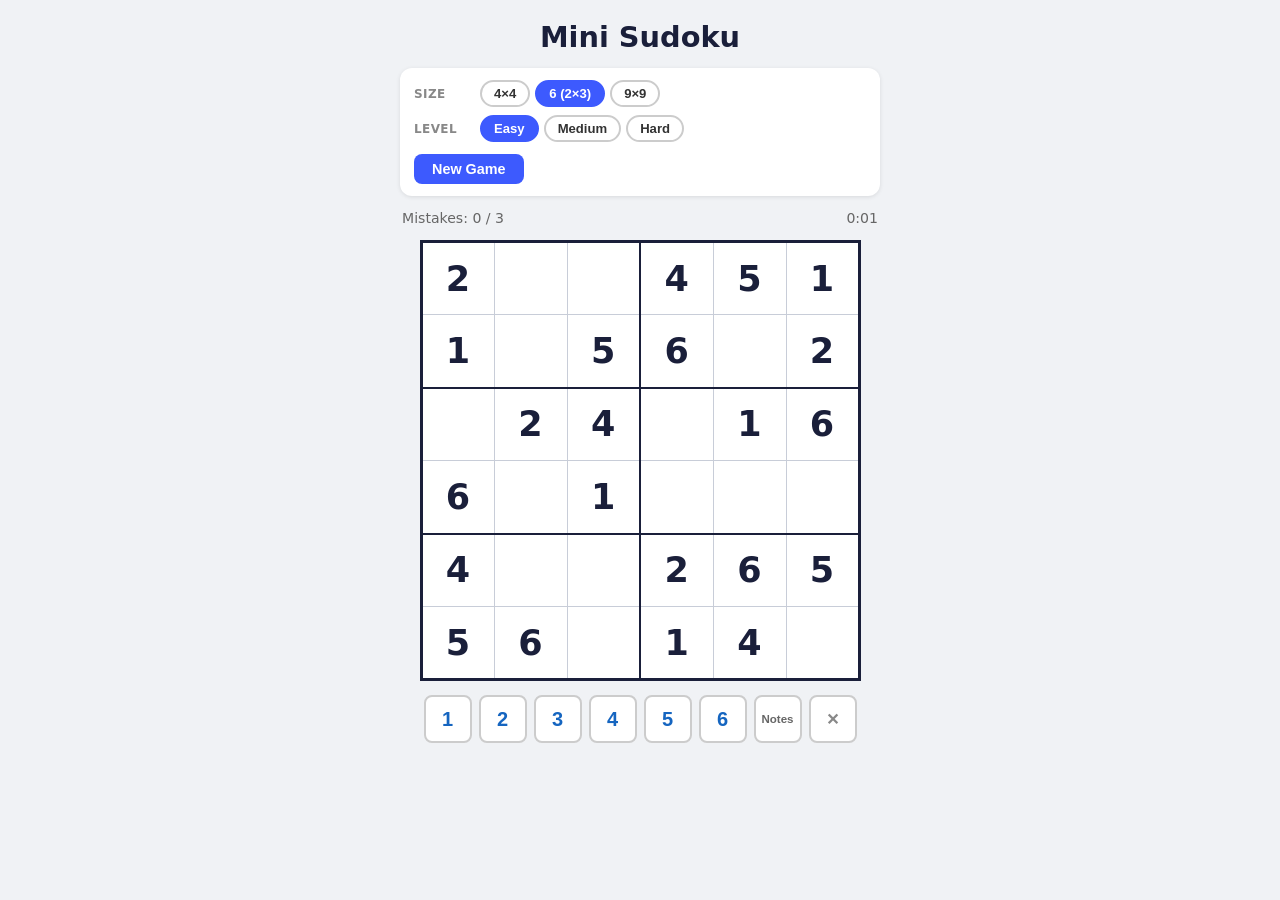
<file: puzzle-mini-sudoku/index.html>
<!DOCTYPE html>
<html lang="en">
<head>
  <meta charset="UTF-8">
  <meta name="viewport" content="width=device-width, initial-scale=1.0">
  <title>Mini Sudoku</title>
  <style>
    *, *::before, *::after { box-sizing: border-box; margin: 0; padding: 0; }

    body {
      font-family: 'Segoe UI', system-ui, sans-serif;
      background: #f0f2f5;
      color: #222;
      min-height: 100vh;
      display: flex;
      justify-content: center;
      padding: 20px 12px 40px;
    }

    #app {
      width: 100%;
      max-width: 480px;
      display: flex;
      flex-direction: column;
      align-items: center;
      gap: 14px;
    }

    h1 {
      font-size: 1.8rem;
      font-weight: 700;
      color: #1a1f3a;
    }

    /* ── Controls ── */
    #controls {
      width: 100%;
      background: #fff;
      border-radius: 12px;
      padding: 12px 14px;
      box-shadow: 0 1px 4px rgba(0,0,0,0.1);
      display: flex;
      flex-direction: column;
      gap: 8px;
    }

    .ctrl-row {
      display: flex;
      align-items: center;
      gap: 8px;
    }

    .ctrl-label {
      font-size: 0.75rem;
      font-weight: 700;
      color: #888;
      text-transform: uppercase;
      letter-spacing: 0.4px;
      width: 58px;
      flex-shrink: 0;
    }

    .pill-group { display: flex; gap: 5px; flex-wrap: wrap; }

    .pill {
      padding: 4px 12px;
      border: 2px solid #ccc;
      border-radius: 20px;
      background: transparent;
      color: #333;
      font-size: 0.82rem;
      font-weight: 600;
      cursor: pointer;
    }
    .pill:hover { border-color: #3d5afe; color: #3d5afe; }
    .pill.active { background: #3d5afe; border-color: #3d5afe; color: #fff; }

    #new-btn {
      margin-top: 4px;
      padding: 7px 18px;
      background: #3d5afe;
      color: #fff;
      border: none;
      border-radius: 8px;
      font-size: 0.9rem;
      font-weight: 700;
      cursor: pointer;
      align-self: flex-start;
    }
    #new-btn:hover { background: #2a3eb1; }

    /* ── Status ── */
    #status {
      width: 100%;
      display: flex;
      justify-content: space-between;
      font-size: 0.88rem;
      color: #666;
      padding: 0 2px;
    }
    #mistakes.danger { color: #c62828; font-weight: 700; }

    /* ── Board (table) ── */
    #board-wrap {
      width: 100%;
      display: flex;
      justify-content: center;
    }

    #board {
      border-collapse: collapse;
      border: 3px solid #1a1f3a;
      background: #1a1f3a;
    }

    #board td {
      background: #fff;
      text-align: center;
      vertical-align: middle;
      cursor: pointer;
      font-weight: 700;
      color: #1a1f3a;
      border: 1px solid #c8cdd8;
      padding: 0;
      /* size set by JS */
    }

    #board td.box-right  { border-right:  2.5px solid #1a1f3a; }
    #board td.box-bottom { border-bottom: 2.5px solid #1a1f3a; }

    #board td.given    { color: #1a1f3a; cursor: default; }
    #board td.user     { color: #1565c0; }
    #board td.wrong    { color: #c62828; background: #ffebee; }

    #board td.sel      { background: #bbdefb !important; }
    #board td.peer     { background: #e3f2fd; }
    #board td.twin     { background: #dce8fb; }
    #board td.sel.wrong,
    #board td.peer.wrong,
    #board td.twin.wrong { background: #ffcdd2 !important; }

    /* notes sub-grid */
    .notes-grid {
      display: grid;
      width: 100%;
      height: 100%;
    }
    .notes-grid span {
      display: flex;
      align-items: center;
      justify-content: center;
      color: #555;
      font-weight: 600;
      line-height: 1;
    }

    /* ── Numpad ── */
    #numpad {
      display: flex;
      flex-wrap: wrap;
      gap: 7px;
      justify-content: center;
      width: 100%;
    }

    .nk {
      width: 48px;
      height: 48px;
      border: 2px solid #ccc;
      border-radius: 8px;
      background: #fff;
      font-size: 1.25rem;
      font-weight: 700;
      color: #1565c0;
      cursor: pointer;
      display: flex;
      align-items: center;
      justify-content: center;
    }
    .nk:hover { border-color: #3d5afe; background: #e8f0fe; }
    .nk.done  { color: #bbb; border-color: #e0e0e0; }
    .nk.erase { color: #888; font-size: 1rem; }
    .nk.notes-toggle { font-size: 0.72rem; color: #666; font-weight: 700; }
    .nk.notes-toggle.on { border-color: #3d5afe; color: #3d5afe; background: #e8f0fe; }

    /* ── Overlay ── */
    #overlay {
      position: fixed; inset: 0;
      background: rgba(0,0,0,0.45);
      display: flex; align-items: center; justify-content: center;
      z-index: 50;
    }
    #overlay.hidden { display: none; }

    #msg-box {
      background: #fff;
      border-radius: 16px;
      padding: 30px 36px;
      text-align: center;
      box-shadow: 0 8px 32px rgba(0,0,0,0.2);
      max-width: 280px;
      width: 90%;
    }
    #msg-title { font-size: 1.7rem; font-weight: 700; margin-bottom: 8px; }
    #msg-body  { color: #666; margin-bottom: 20px; font-size: 0.95rem; }
    .msg-actions { display: flex; gap: 10px; justify-content: center; flex-wrap: wrap; }
    .msg-actions button {
      padding: 9px 20px;
      border: none;
      border-radius: 8px;
      font-size: 0.92rem;
      font-weight: 700;
      cursor: pointer;
    }
    #msg-btn         { background: #3d5afe; color: #fff; }
    #msg-btn:hover   { background: #2a3eb1; }
    #msg-btn2        { background: #eee; color: #333; }
    #msg-btn2:hover  { background: #ddd; }
    #msg-btn2.hidden { display: none; }
  </style>
</head>
<body>
<div id="app">
  <h1>Mini Sudoku</h1>

  <div id="controls">
    <div class="ctrl-row">
      <span class="ctrl-label">Size</span>
      <div class="pill-group" id="size-group">
        <button class="pill" data-size="4">4×4</button>
        <button class="pill active" data-size="6">6 (2×3)</button>
        <button class="pill" data-size="9">9×9</button>
      </div>
    </div>
    <div class="ctrl-row">
      <span class="ctrl-label">Level</span>
      <div class="pill-group" id="diff-group">
        <button class="pill active" data-diff="easy">Easy</button>
        <button class="pill" data-diff="medium">Medium</button>
        <button class="pill" data-diff="hard">Hard</button>
      </div>
    </div>
    <button id="new-btn">New Game</button>
  </div>

  <div id="status">
    <span id="mistakes">Mistakes: 0 / 3</span>
    <span id="timer">0:00</span>
  </div>

  <div id="board-wrap">
    <table id="board"><tbody></tbody></table>
  </div>

  <div id="numpad"></div>
</div>

<div id="overlay" class="hidden">
  <div id="msg-box">
    <div id="msg-title"></div>
    <div id="msg-body"></div>
    <div class="msg-actions">
      <button id="msg-btn">Play Again</button>
      <button id="msg-btn2" class="hidden">Keep Going</button>
    </div>
  </div>
</div>

<script src="game.js"></script>
</body>
</html>
</file>
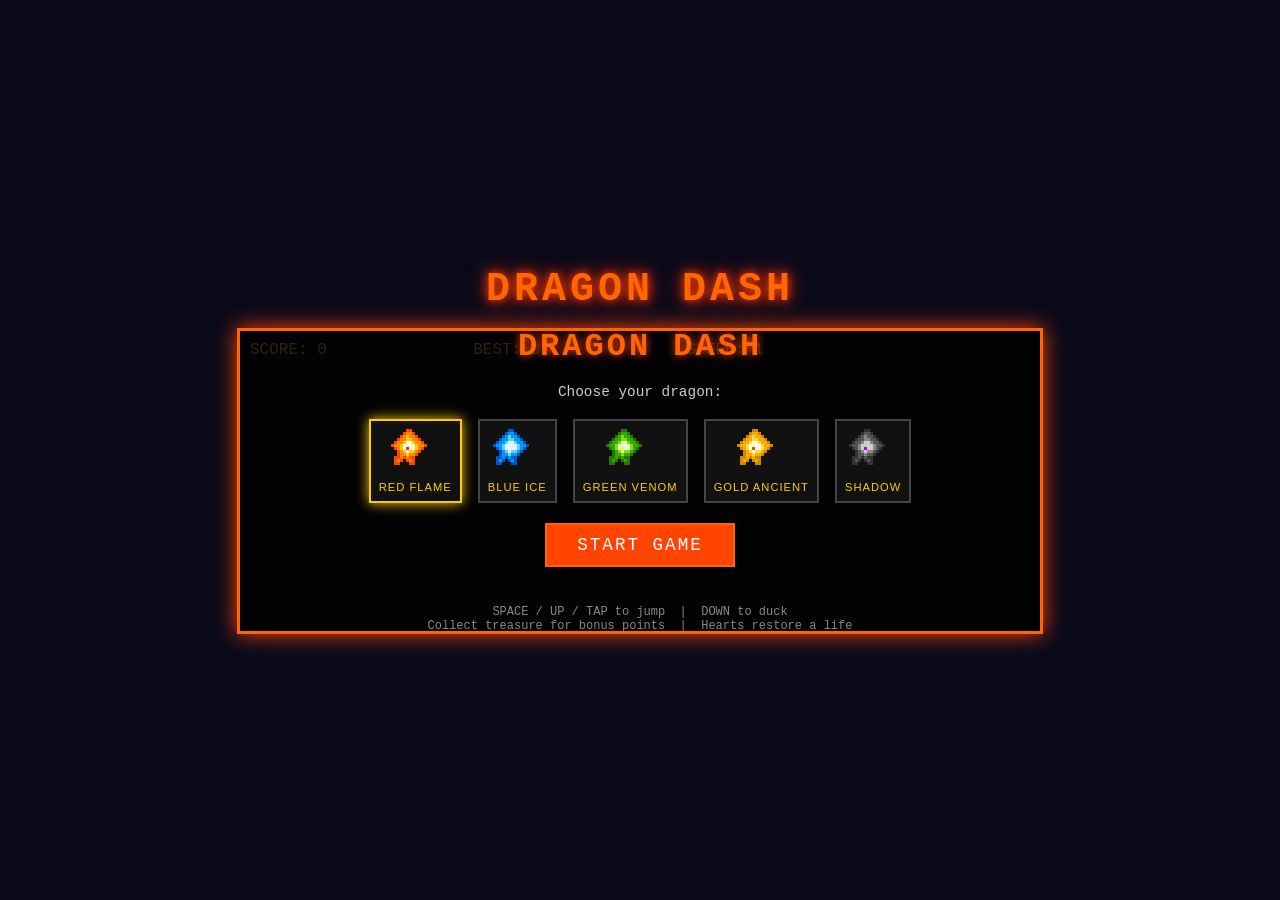
<file: side-scroll-dino/index.html>
<!DOCTYPE html>
<html lang="en">
<head>
  <meta charset="UTF-8">
  <meta name="viewport" content="width=device-width, initial-scale=1.0">
  <title>Dragon Dash</title>
  <style>
    * { margin: 0; padding: 0; box-sizing: border-box; }
    body {
      background: #0a0a1a;
      display: flex;
      flex-direction: column;
      align-items: center;
      justify-content: center;
      min-height: 100vh;
      font-family: 'Courier New', monospace;
      color: #fff;
    }
    h1 {
      font-size: 2.5rem;
      color: #ff6600;
      text-shadow: 0 0 10px #ff4400, 0 0 20px #ff2200;
      margin-bottom: 1rem;
      letter-spacing: 4px;
    }
    #game-container {
      position: relative;
      border: 3px solid #ff6600;
      box-shadow: 0 0 20px #ff4400;
    }
    canvas {
      display: block;
      image-rendering: pixelated;
    }
    #ui {
      position: absolute;
      top: 10px;
      left: 10px;
      right: 10px;
      display: flex;
      justify-content: space-between;
      font-size: 1rem;
      color: #ffcc00;
      text-shadow: 1px 1px 0 #000;
      pointer-events: none;
    }
    #overlay {
      position: absolute;
      top: 0; left: 0; right: 0; bottom: 0;
      background: rgba(0,0,0,0.82);
      display: flex;
      flex-direction: column;
      align-items: center;
      justify-content: center;
      gap: 1.2rem;
    }
    #overlay h2 {
      font-size: 2rem;
      color: #ff6600;
      text-shadow: 0 0 8px #ff4400;
      letter-spacing: 3px;
    }
    #overlay p { color: #ccc; font-size: 0.9rem; }
    .avatar-grid {
      display: flex;
      gap: 1rem;
      flex-wrap: wrap;
      justify-content: center;
    }
    .avatar-btn {
      background: #111;
      border: 2px solid #444;
      padding: 8px;
      cursor: pointer;
      transition: border-color 0.15s, box-shadow 0.15s;
      display: flex;
      flex-direction: column;
      align-items: center;
      gap: 4px;
    }
    .avatar-btn:hover { border-color: #ff6600; box-shadow: 0 0 8px #ff4400; }
    .avatar-btn.selected { border-color: #ffcc00; box-shadow: 0 0 12px #ffcc00; }
    .avatar-btn canvas { image-rendering: pixelated; }
    .avatar-btn span { color: #ffcc00; font-size: 0.7rem; letter-spacing: 1px; }
    #start-btn {
      background: #ff4400;
      border: 2px solid #ff6600;
      color: #fff;
      padding: 10px 30px;
      font-family: inherit;
      font-size: 1.1rem;
      letter-spacing: 2px;
      cursor: pointer;
      text-transform: uppercase;
      transition: background 0.15s, box-shadow 0.15s;
    }
    #start-btn:hover { background: #ff6600; box-shadow: 0 0 10px #ff4400; }
    #score-display {
      color: #aaa;
      font-size: 0.85rem;
    }
    #instructions {
      color: #888;
      font-size: 0.75rem;
      text-align: center;
    }
  </style>
</head>
<body>
  <h1>DRAGON DASH</h1>
  <div id="game-container">
    <canvas id="gameCanvas" width="800" height="300"></canvas>
    <div id="ui">
      <span id="score-ui">SCORE: 0</span>
      <span id="hi-score-ui">BEST: 0</span>
      <span id="speed-ui">SPEED: 1</span>
      <span style="min-width:120px"></span>
    </div>
    <div id="overlay">
      <h2>DRAGON DASH</h2>
      <p>Choose your dragon:</p>
      <div class="avatar-grid" id="avatar-grid"></div>
      <button id="start-btn">START GAME</button>
      <div id="score-display"></div>
      <div id="instructions">SPACE / UP / TAP to jump &nbsp;|&nbsp; DOWN to duck<br>Collect treasure for bonus points &nbsp;|&nbsp; Hearts restore a life</div>
    </div>
  </div>

  <script src="game.js"></script>
</body>
</html>
</file>
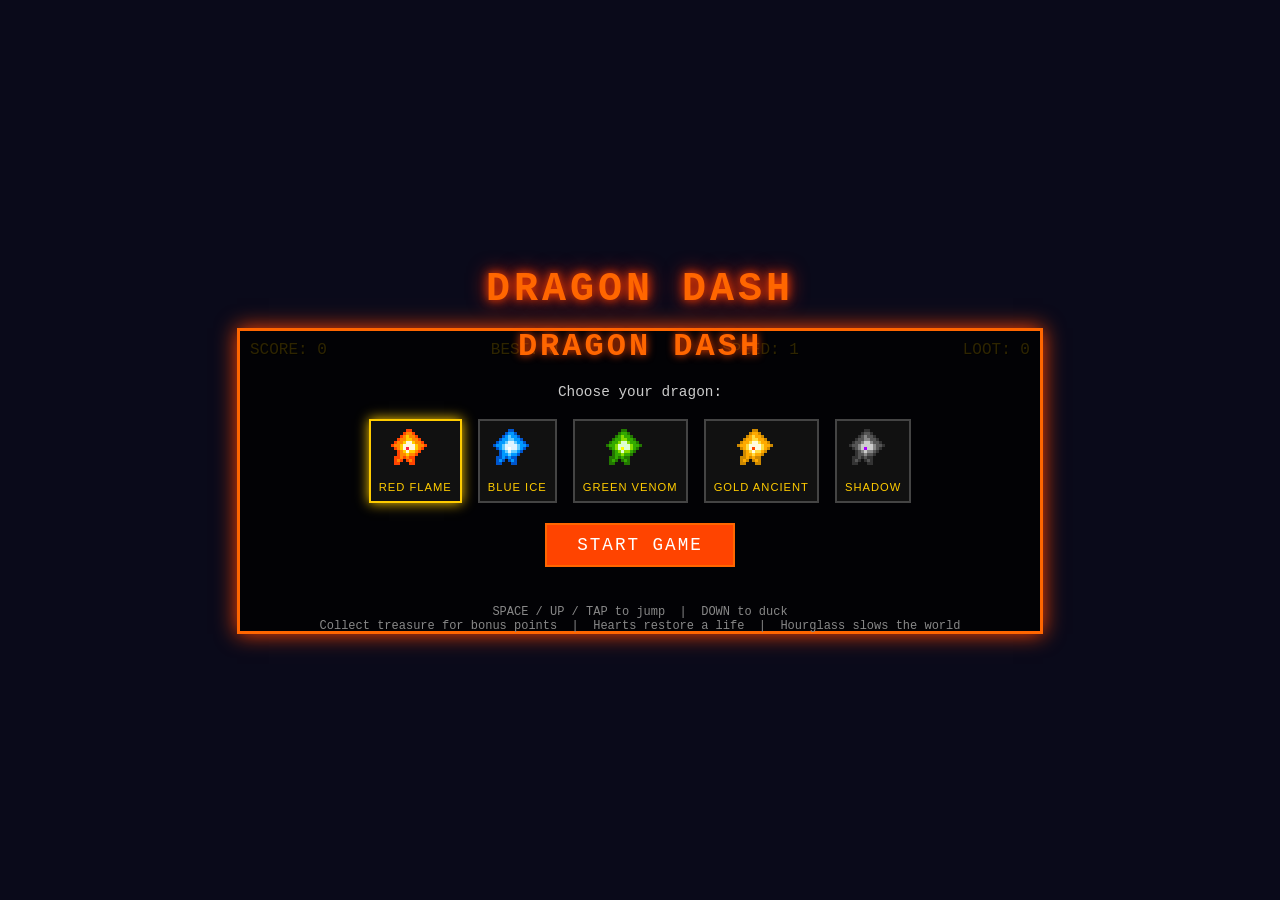
<file: side-scroll-dragon/index.html>
<!DOCTYPE html>
<html lang="en">
<head>
  <meta charset="UTF-8">
  <meta name="viewport" content="width=device-width, initial-scale=1.0">
  <title>Dragon Dash</title>
  <style>
    * { margin: 0; padding: 0; box-sizing: border-box; }
    body {
      background: #0a0a1a;
      display: flex;
      flex-direction: column;
      align-items: center;
      justify-content: center;
      min-height: 100vh;
      font-family: 'Courier New', monospace;
      color: #fff;
    }
    h1 {
      font-size: 2.5rem;
      color: #ff6600;
      text-shadow: 0 0 10px #ff4400, 0 0 20px #ff2200;
      margin-bottom: 1rem;
      letter-spacing: 4px;
    }
    #game-container {
      position: relative;
      border: 3px solid #ff6600;
      box-shadow: 0 0 20px #ff4400;
    }
    canvas {
      display: block;
      image-rendering: pixelated;
    }
    #ui {
      position: absolute;
      top: 10px;
      left: 10px;
      right: 10px;
      display: flex;
      justify-content: space-between;
      font-size: 1rem;
      color: #ffcc00;
      text-shadow: 1px 1px 0 #000;
      pointer-events: none;
    }
    #overlay {
      position: absolute;
      top: 0; left: 0; right: 0; bottom: 0;
      background: rgba(0,0,0,0.82);
      display: flex;
      flex-direction: column;
      align-items: center;
      justify-content: center;
      gap: 1.2rem;
    }
    #overlay h2 {
      font-size: 2rem;
      color: #ff6600;
      text-shadow: 0 0 8px #ff4400;
      letter-spacing: 3px;
    }
    #overlay p { color: #ccc; font-size: 0.9rem; }
    .avatar-grid {
      display: flex;
      gap: 1rem;
      flex-wrap: wrap;
      justify-content: center;
    }
    .avatar-btn {
      background: #111;
      border: 2px solid #444;
      padding: 8px;
      cursor: pointer;
      transition: border-color 0.15s, box-shadow 0.15s;
      display: flex;
      flex-direction: column;
      align-items: center;
      gap: 4px;
    }
    .avatar-btn:hover { border-color: #ff6600; box-shadow: 0 0 8px #ff4400; }
    .avatar-btn.selected { border-color: #ffcc00; box-shadow: 0 0 12px #ffcc00; }
    .avatar-btn canvas { image-rendering: pixelated; }
    .avatar-btn span { color: #ffcc00; font-size: 0.7rem; letter-spacing: 1px; }
    #start-btn {
      background: #ff4400;
      border: 2px solid #ff6600;
      color: #fff;
      padding: 10px 30px;
      font-family: inherit;
      font-size: 1.1rem;
      letter-spacing: 2px;
      cursor: pointer;
      text-transform: uppercase;
      transition: background 0.15s, box-shadow 0.15s;
    }
    #start-btn:hover { background: #ff6600; box-shadow: 0 0 10px #ff4400; }
    #score-display {
      color: #aaa;
      font-size: 0.85rem;
    }
    #instructions {
      color: #888;
      font-size: 0.75rem;
      text-align: center;
    }
  </style>
</head>
<body>
  <h1>DRAGON DASH</h1>
  <div id="game-container">
    <canvas id="gameCanvas" width="800" height="300"></canvas>
    <div id="ui">
      <span id="score-ui">SCORE: 0</span>
      <span id="hi-score-ui">BEST: 0</span>
      <span id="speed-ui">SPEED: 1</span>
      <span id="treasure-ui">LOOT: 0</span>
    </div>
    <div id="overlay">
      <h2>DRAGON DASH</h2>
      <p>Choose your dragon:</p>
      <div class="avatar-grid" id="avatar-grid"></div>
      <button id="start-btn">START GAME</button>
      <div id="score-display"></div>
      <div id="instructions">SPACE / UP / TAP to jump &nbsp;|&nbsp; DOWN to duck<br>Collect treasure for bonus points &nbsp;|&nbsp; Hearts restore a life &nbsp;|&nbsp; Hourglass slows the world</div>
    </div>
  </div>

  <script src="game.js"></script>
</body>
</html>
</file>
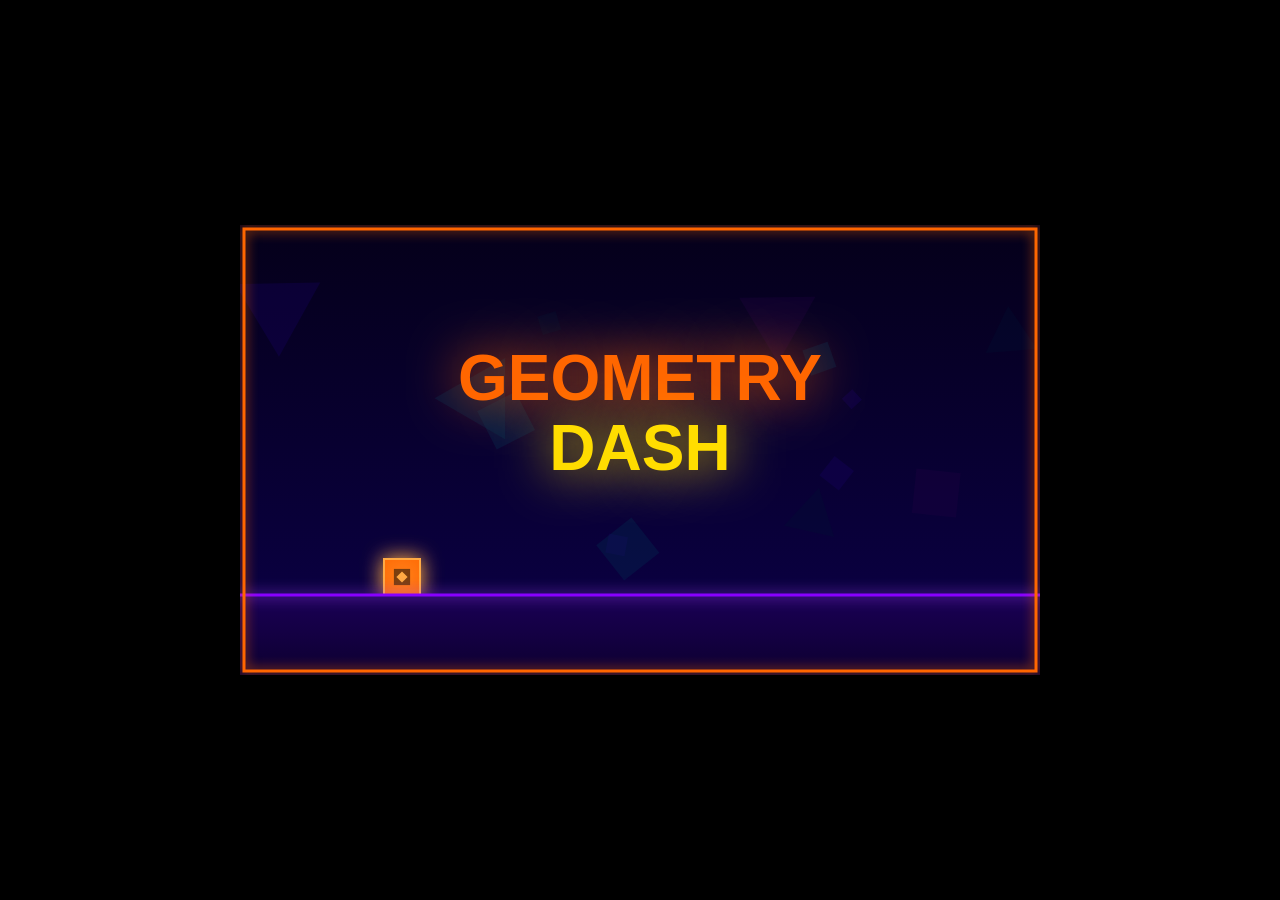
<file: side-scroll-geometry/index.html>
<!DOCTYPE html>
<html lang="en">
<head>
<meta charset="UTF-8">
<meta name="viewport" content="width=device-width, initial-scale=1.0">
<title>Geometry Dash</title>
<style>
  * { margin: 0; padding: 0; box-sizing: border-box; }
  body {
    background: #000;
    display: flex;
    justify-content: center;
    align-items: center;
    height: 100vh;
    overflow: hidden;
  }
  canvas { display: block; cursor: pointer; }
</style>
</head>
<body>
<canvas id="game"></canvas>
<script>
const canvas = document.getElementById('game');
const ctx = canvas.getContext('2d');

const W = 800, H = 450;
canvas.width = W;
canvas.height = H;

const GROUND = H - 80;
const GRAVITY = 0.7;
const JUMP_VEL = -14;
const SIZE = 36;
const PLAYER_X = 160;
const BASE_SPEED = 3.5;

// ── State ──────────────────────────────────────────────────────────────────────
let mode = 'start'; // 'start' | 'play' | 'dead'
let attempt = 1;
let score = 0;
let best = 0;

// ── Player ────────────────────────────────────────────────────────────────────
let p = {};
function resetPlayer() {
  p = { y: GROUND - SIZE, vy: 0, onGround: true, rot: 0, alive: true };
}

// ── Camera ────────────────────────────────────────────────────────────────────
let camX = 0;
let speed = BASE_SPEED;

// ── Obstacles & platforms ─────────────────────────────────────────────────────
let spikes = [], platforms = [], pads = [];
let genX = 0;

function spike(x) {
  spikes.push({ x, y: GROUND, w: 38, h: 38 });
}

function platform(x, y, w) {
  platforms.push({ x, y, w, h: 14 });
}

function pad(x) {
  pads.push({ x, y: GROUND - 8, w: 50, h: 14 });
}

function genChunk(fromX, toX) {
  let x = fromX;
  while (x < toX) {
    const gap = 200 + Math.random() * 220;
    // Long easy intro: single spikes only, big gaps
    if (x < 1200) { spike(x); x += gap * 1.8; continue; }
    const r = Math.random();
    if (r < 0.35) {
      spike(x);
    } else if (r < 0.55) {
      spike(x); spike(x + 42);
    } else if (r < 0.62) {
      spike(x); spike(x + 42); spike(x + 84);
    } else if (r < 0.75) {
      platform(x, GROUND - 90 - Math.random() * 60, 80 + Math.random() * 50);
    } else if (r < 0.85) {
      pad(x);
    } else {
      spike(x);
      platform(x + 90, GROUND - 70, 90);
    }
    x += gap;
  }
  genX = Math.max(genX, toX);
}

// ── Ground blocks ─────────────────────────────────────────────────────────────
let groundBlocks = [];
function genGround(fromX, toX) {
  const BW = 40;
  let x = Math.floor(fromX / BW) * BW;
  while (x < toX) { groundBlocks.push(x); x += BW; }
}

// ── Particles ─────────────────────────────────────────────────────────────────
let particles = [];
function boom(px, py) {
  const cols = ['#ff0066','#ffdd00','#00ffee','#ff6600','#cc00ff','#00ff88'];
  for (let i = 0; i < 30; i++) {
    const a = (Math.PI * 2 * i) / 30 + Math.random() * 0.4;
    const s = 2 + Math.random() * 6;
    particles.push({
      x: px, y: py,
      vx: Math.cos(a) * s, vy: Math.sin(a) * s - 2,
      life: 1, decay: 0.02 + Math.random() * 0.02,
      size: 3 + Math.random() * 6,
      color: cols[Math.floor(Math.random() * cols.length)],
      sq: Math.random() > 0.5,
    });
  }
}

function dustParticles() {
  for (let i = 0; i < 5; i++) {
    particles.push({
      x: PLAYER_X + SIZE / 2, y: p.y + SIZE,
      vx: (Math.random() - 0.5) * 3, vy: 1 + Math.random() * 2,
      life: 1, decay: 0.08, size: 2 + Math.random() * 3,
      color: '#00ffee', sq: false,
    });
  }
}

// ── Trail ─────────────────────────────────────────────────────────────────────
let trail = [];

// ── Input ─────────────────────────────────────────────────────────────────────
let pressing = false;
let holdTicks = 0;
let jumpHeld = false;

function onPress() {
  pressing = true;
  if (mode === 'start' || mode === 'dead') { startGame(); return; }
  if (mode === 'play' && p.alive && p.onGround) {
    p.vy = JUMP_VEL;
    p.onGround = false;
    holdTicks = 0;
    jumpHeld = true;
    dustParticles();
  }
}

function onRelease() {
  pressing = false;
  jumpHeld = false;
}

document.addEventListener('keydown', e => {
  if (e.code === 'Space' || e.code === 'ArrowUp') { e.preventDefault(); onPress(); }
});
document.addEventListener('keyup', e => {
  if (e.code === 'Space' || e.code === 'ArrowUp') onRelease();
});
canvas.addEventListener('mousedown', e => { e.preventDefault(); onPress(); });
canvas.addEventListener('mouseup', onRelease);
canvas.addEventListener('touchstart', e => { e.preventDefault(); onPress(); }, { passive: false });
canvas.addEventListener('touchend', e => { e.preventDefault(); onRelease(); }, { passive: false });

// ── Start / reset ─────────────────────────────────────────────────────────────
function startGame() {
  mode = 'play';
  score = 0;
  camX = 0;
  speed = BASE_SPEED;
  spikes = []; platforms = []; pads = [];
  groundBlocks = []; particles = []; trail = [];
  genX = 0;
  deathTimer = 0;
  flash = 0;
  resetPlayer();
  genGround(0, W * 8);
  genChunk(600, W * 4);
}

// ── Death ─────────────────────────────────────────────────────────────────────
let deathTimer = 0;
let flash = 0;
const DEATH_DELAY = 55;

function kill() {
  if (!p.alive) return;
  p.alive = false;
  boom(PLAYER_X + SIZE / 2, p.y + SIZE / 2);
  best = Math.max(best, score);
  attempt++;
  deathTimer = 0;
  flash = 1;
}

// ── Collision ─────────────────────────────────────────────────────────────────
function collide() {
  // Ground
  if (p.y + SIZE >= GROUND) {
    p.y = GROUND - SIZE;
    p.vy = 0;
    p.onGround = true;
    jumpHeld = false;
  }

  // Platforms
  for (const pl of platforms) {
    const worldPx = PLAYER_X + camX; // player world x
    if (
      worldPx + SIZE - 4 > pl.x &&
      worldPx + 4 < pl.x + pl.w &&
      p.vy >= 0 &&
      p.y + SIZE >= pl.y &&
      p.y + SIZE <= pl.y + pl.h + 12
    ) {
      p.y = pl.y - SIZE;
      p.vy = 0;
      p.onGround = true;
      jumpHeld = false;
    }
  }

  // Jump pads
  for (const pad of pads) {
    const worldPx = PLAYER_X + camX;
    if (
      worldPx + SIZE - 4 > pad.x &&
      worldPx + 4 < pad.x + pad.w &&
      p.vy >= 0 &&
      p.y + SIZE >= pad.y &&
      p.y + SIZE <= pad.y + pad.h + 14
    ) {
      p.vy = JUMP_VEL * 1.6;
      p.onGround = false;
      jumpHeld = false;
      dustParticles();
    }
  }

  // Ceiling
  if (p.y < 0) { p.y = 0; p.vy = Math.abs(p.vy) * 0.2; }

  // Spikes — player world position
  const worldPx = PLAYER_X + camX;
  const margin = 11;
  for (const s of spikes) {
    // spike hitbox: center triangle area
    const sh = s.h * 0.65, sy = s.y - sh;
    if (
      worldPx + margin < s.x + s.w * 0.75 &&
      worldPx + SIZE - margin > s.x + s.w * 0.25 &&
      p.y + margin < sy + sh &&
      p.y + SIZE - margin > sy
    ) {
      kill();
      return;
    }
  }
}

// ── Parallax background shapes ────────────────────────────────────────────────
const bgShapes = [];
(function() {
  const cols = ['#1a0066','#003355','#220044','#001133'];
  for (let i = 0; i < 70; i++) {
    bgShapes.push({
      wx: Math.random() * W * 10,
      y: 20 + Math.random() * (GROUND - 40),
      size: 12 + Math.random() * 40,
      color: cols[i % cols.length],
      tri: Math.random() > 0.5,
      layer: 0.1 + Math.random() * 0.45,
      rot: Math.random() * Math.PI,
    });
  }
})();

// ── Draw helpers ──────────────────────────────────────────────────────────────
function drawBg() {
  const g = ctx.createLinearGradient(0, 0, 0, GROUND);
  g.addColorStop(0, '#05001a');
  g.addColorStop(1, '#0a0040');
  ctx.fillStyle = g;
  ctx.fillRect(0, 0, W, H);

  ctx.globalAlpha = 0.3;
  for (const s of bgShapes) {
    const sx = ((s.wx - camX * s.layer) % (W * 10 + 100) + W * 10 + 100) % (W * 10 + 100);
    if (sx > W + 60 || sx < -60) continue;
    ctx.save();
    ctx.fillStyle = s.color;
    ctx.translate(sx, s.y);
    ctx.rotate(s.rot + camX * s.layer * 0.0003);
    if (s.tri) {
      ctx.beginPath();
      ctx.moveTo(0, -s.size); ctx.lineTo(s.size * 0.87, s.size * 0.5); ctx.lineTo(-s.size * 0.87, s.size * 0.5);
      ctx.closePath(); ctx.fill();
    } else {
      ctx.fillRect(-s.size / 2, -s.size / 2, s.size, s.size);
    }
    ctx.restore();
  }
  ctx.globalAlpha = 1;
}

function drawGround() {
  const g = ctx.createLinearGradient(0, GROUND, 0, H);
  g.addColorStop(0, '#1a0055'); g.addColorStop(1, '#0d0030');
  ctx.fillStyle = g;
  ctx.fillRect(0, GROUND, W, H - GROUND);

  ctx.save();
  ctx.strokeStyle = '#8800ff'; ctx.lineWidth = 3;
  ctx.shadowColor = '#aa44ff'; ctx.shadowBlur = 14;
  ctx.beginPath(); ctx.moveTo(0, GROUND); ctx.lineTo(W, GROUND); ctx.stroke();
  ctx.restore();

  // Ground blocks
  const BW = 40, BH = 20;
  for (const bx of groundBlocks) {
    const sx = bx - camX;
    if (sx > W + BW || sx < -BW) continue;
    const bg = ctx.createLinearGradient(sx, GROUND, sx, GROUND + BH);
    bg.addColorStop(0, '#330066'); bg.addColorStop(1, '#1a0033');
    ctx.fillStyle = bg;
    ctx.fillRect(sx, GROUND, BW, BH);
    ctx.strokeStyle = '#6600cc'; ctx.lineWidth = 1;
    ctx.strokeRect(sx + 0.5, GROUND + 0.5, BW - 1, BH - 1);
  }
}

function drawCube(cx, cy, rot, mainCol, glowCol) {
  ctx.save();
  ctx.translate(cx, cy);
  ctx.rotate(rot);
  ctx.shadowColor = glowCol; ctx.shadowBlur = 20;
  ctx.fillStyle = mainCol;
  ctx.fillRect(-SIZE / 2, -SIZE / 2, SIZE, SIZE);
  ctx.fillStyle = 'rgba(0,0,0,0.6)';
  const inner = SIZE * 0.45;
  ctx.fillRect(-inner / 2, -inner / 2, inner, inner);
  ctx.fillStyle = glowCol;
  ctx.save(); ctx.rotate(Math.PI / 4);
  const ds = SIZE * 0.22;
  ctx.fillRect(-ds / 2, -ds / 2, ds, ds);
  ctx.restore();
  ctx.strokeStyle = glowCol; ctx.lineWidth = 2;
  ctx.strokeRect(-SIZE / 2, -SIZE / 2, SIZE, SIZE);
  ctx.restore();
  ctx.shadowBlur = 0;
}

function drawSpike(s) {
  const sx = s.x - camX;
  if (sx > W + 50 || sx < -50) return;
  ctx.save();
  ctx.shadowColor = '#ff0044'; ctx.shadowBlur = 14;
  ctx.beginPath();
  ctx.moveTo(sx + s.w / 2, s.y - s.h);
  ctx.lineTo(sx + s.w, s.y);
  ctx.lineTo(sx, s.y);
  ctx.closePath();
  const g = ctx.createLinearGradient(sx, s.y - s.h, sx, s.y);
  g.addColorStop(0, '#ff0044'); g.addColorStop(1, '#880022');
  ctx.fillStyle = g; ctx.fill();
  ctx.strokeStyle = '#ff4466'; ctx.lineWidth = 1.5; ctx.stroke();
  ctx.restore();
}

function drawPlatform(pl) {
  const sx = pl.x - camX;
  if (sx > W + 50 || sx + pl.w < -10) return;
  ctx.save();
  ctx.shadowColor = '#ffdd00'; ctx.shadowBlur = 10;
  const g = ctx.createLinearGradient(sx, pl.y, sx, pl.y + pl.h);
  g.addColorStop(0, '#ccaa00'); g.addColorStop(1, '#664400');
  ctx.fillStyle = g; ctx.fillRect(sx, pl.y, pl.w, pl.h);
  ctx.strokeStyle = '#ffdd00'; ctx.lineWidth = 1.5;
  ctx.strokeRect(sx, pl.y, pl.w, pl.h);
  ctx.restore();
}

function drawPad(pad) {
  const sx = pad.x - camX;
  if (sx > W + 60 || sx < -60) return;
  ctx.save();
  ctx.shadowColor = '#00ff88'; ctx.shadowBlur = 18;
  const g = ctx.createLinearGradient(sx, pad.y, sx, pad.y + pad.h);
  g.addColorStop(0, '#00ff88'); g.addColorStop(1, '#008844');
  ctx.fillStyle = g; ctx.fillRect(sx, pad.y, pad.w, pad.h);
  ctx.strokeStyle = '#00ff88'; ctx.lineWidth = 2;
  ctx.strokeRect(sx, pad.y, pad.w, pad.h);
  // arrow
  ctx.fillStyle = '#fff';
  ctx.beginPath();
  const ax = sx + pad.w / 2, ay = pad.y - 12;
  ctx.moveTo(ax, ay - 8); ctx.lineTo(ax + 7, ay); ctx.lineTo(ax - 7, ay);
  ctx.closePath(); ctx.fill();
  ctx.restore();
}

function drawTrail() {
  for (let i = 0; i < trail.length; i++) {
    const t = trail[i];
    const a = Math.max(0, t.life) * 0.45;
    const sz = SIZE * 0.5 * (i / trail.length);
    ctx.save();
    ctx.globalAlpha = a;
    ctx.fillStyle = '#00ffee';
    ctx.shadowColor = '#00ffee'; ctx.shadowBlur = 6;
    ctx.fillRect(t.x - sz / 2, t.y - sz / 2, sz, sz);
    ctx.restore();
  }
  ctx.globalAlpha = 1; ctx.shadowBlur = 0;
}

function drawParticles() {
  for (const pt of particles) {
    ctx.save();
    ctx.globalAlpha = Math.max(0, pt.life);
    ctx.fillStyle = pt.color;
    ctx.translate(pt.x, pt.y);
    if (pt.sq) {
      ctx.fillRect(-pt.size / 2, -pt.size / 2, pt.size, pt.size);
    } else {
      ctx.beginPath(); ctx.arc(0, 0, pt.size / 2, 0, Math.PI * 2); ctx.fill();
    }
    ctx.restore();
  }
  ctx.globalAlpha = 1;
}

function drawHUD() {
  ctx.save();
  ctx.font = 'bold 22px Arial Black, Arial';
  ctx.fillStyle = '#fff';
  ctx.shadowColor = '#00ffee'; ctx.shadowBlur = 8;
  ctx.textAlign = 'right';
  ctx.fillText(Math.floor(score), W - 20, 35);
  ctx.font = '14px Arial Black, Arial';
  ctx.fillStyle = '#aaa'; ctx.shadowBlur = 0;
  ctx.textAlign = 'left';
  ctx.fillText('ATTEMPT ' + attempt, 20, 35);
  ctx.restore();
}

function drawProgressBar() {
  const bw = W - 40, bh = 6, bx = 20, by = H - 18;
  const prog = Math.min(score / 3000, 1);
  ctx.fillStyle = '#111133'; ctx.fillRect(bx, by, bw, bh);
  const g = ctx.createLinearGradient(bx, 0, bx + bw, 0);
  g.addColorStop(0, '#ff0066'); g.addColorStop(0.5, '#ffdd00'); g.addColorStop(1, '#00ffee');
  ctx.fillStyle = g;
  ctx.shadowColor = '#00ffee'; ctx.shadowBlur = 6;
  ctx.fillRect(bx, by, bw * prog, bh);
  ctx.shadowBlur = 0;
}

// Demo cube for start screen
let demo = { y: GROUND - SIZE, vy: 0, onGround: true, rot: 0, t: 0 };
function updateDemo() {
  demo.t++;
  demo.vy += GRAVITY;
  demo.y += demo.vy;
  if (demo.y + SIZE >= GROUND) { demo.y = GROUND - SIZE; demo.vy = 0; demo.onGround = true; }
  else demo.onGround = false;
  if (demo.onGround && demo.t % 70 === 0) { demo.vy = JUMP_VEL; demo.onGround = false; }
  if (!demo.onGround) demo.rot += 0.08;
  else { const t = Math.round(demo.rot / (Math.PI / 2)) * (Math.PI / 2); demo.rot += (t - demo.rot) * 0.25; }
}

function drawStartScreen() {
  drawBg();
  updateDemo();
  drawCube(W * 0.18 + SIZE / 2, demo.y + SIZE / 2, demo.rot, '#ff6600', '#ffaa44');
  drawGround();

  ctx.save();
  ctx.textAlign = 'center';

  ctx.font = 'bold 64px Arial Black, Arial';
  ctx.shadowColor = '#ff6600'; ctx.shadowBlur = 50;
  ctx.fillStyle = '#ff6600';
  ctx.fillText('GEOMETRY', W / 2, H / 2 - 50);

  ctx.shadowColor = '#ffdd00'; ctx.shadowBlur = 50;
  ctx.fillStyle = '#ffdd00';
  ctx.fillText('DASH', W / 2, H / 2 + 20);

  if (Math.floor(Date.now() / 550) % 2 === 0) {
    ctx.font = 'bold 17px Arial Black, Arial';
    ctx.shadowColor = '#00ffee'; ctx.shadowBlur = 16;
    ctx.fillStyle = '#00ffee';
    ctx.fillText('PRESS SPACE OR CLICK TO START', W / 2, H / 2 + 75);
  }

  ctx.shadowBlur = 0;
  ctx.restore();

  // border
  ctx.save();
  ctx.strokeStyle = '#ff6600'; ctx.lineWidth = 3;
  ctx.shadowColor = '#ff6600'; ctx.shadowBlur = 12;
  ctx.strokeRect(4, 4, W - 8, H - 8);
  ctx.restore();
}

function drawDeadScreen() {
  ctx.save();
  ctx.fillStyle = 'rgba(0,0,0,0.55)';
  ctx.fillRect(0, 0, W, H);

  ctx.textAlign = 'center';

  ctx.font = 'bold 52px Arial Black, Arial';
  ctx.shadowColor = '#ff0044'; ctx.shadowBlur = 30;
  ctx.fillStyle = '#ff0044';
  ctx.fillText('GAME OVER', W / 2, H / 2 - 55);

  ctx.font = 'bold 26px Arial Black, Arial';
  ctx.shadowColor = '#ffdd00'; ctx.shadowBlur = 15;
  ctx.fillStyle = '#ffdd00';
  ctx.fillText('SCORE: ' + Math.floor(score), W / 2, H / 2 - 5);

  ctx.font = '18px Arial Black, Arial';
  ctx.fillStyle = '#aaa'; ctx.shadowBlur = 0;
  ctx.fillText('BEST: ' + Math.floor(best), W / 2, H / 2 + 25);

  ctx.fillStyle = '#ccc';
  ctx.font = '16px Arial Black, Arial';
  ctx.fillText('ATTEMPT ' + attempt, W / 2, H / 2 + 52);

  if (Math.floor(Date.now() / 550) % 2 === 0) {
    ctx.font = 'bold 18px Arial Black, Arial';
    ctx.shadowColor = '#00ffee'; ctx.shadowBlur = 14;
    ctx.fillStyle = '#00ffee';
    ctx.fillText('PRESS SPACE OR CLICK TO RETRY', W / 2, H / 2 + 88);
  }

  ctx.restore();
}

// ── Update ────────────────────────────────────────────────────────────────────
function update() {
  if (mode !== 'play') return;

  // Particle/flash always update
  for (let i = particles.length - 1; i >= 0; i--) {
    const pt = particles[i];
    pt.x += pt.vx; pt.y += pt.vy; pt.vy += 0.18;
    pt.life -= pt.decay;
    if (pt.life <= 0) particles.splice(i, 1);
  }
  flash = Math.max(0, flash - 0.05);

  if (!p.alive) {
    deathTimer++;
    if (deathTimer >= DEATH_DELAY) mode = 'dead';
    return;
  }

  speed = BASE_SPEED + Math.min(score / 3000, 2);
  camX += speed;
  score += speed * 0.1;

  // Physics
  p.vy += GRAVITY;
  if (pressing && jumpHeld && !p.onGround) {
    holdTicks++;
    if (holdTicks < 16) p.vy += -0.4;
    else jumpHeld = false;
  }

  p.y += p.vy;
  p.onGround = false;

  collide();

  // Rotation
  if (!p.onGround) {
    p.rot += 0.09;
  } else {
    const snap = Math.round(p.rot / (Math.PI / 2)) * (Math.PI / 2);
    p.rot += (snap - p.rot) * 0.3;
  }

  // Trail
  trail.push({ x: PLAYER_X, y: p.y + SIZE / 2, life: 1 });
  if (trail.length > 18) trail.shift();
  for (const t of trail) t.life -= 0.055;

  // Cull old objects
  const cull = camX - W;
  spikes = spikes.filter(s => s.x > cull);
  platforms = platforms.filter(pl => pl.x + pl.w > cull);
  pads = pads.filter(pd => pd.x + pd.w > cull);
  groundBlocks = groundBlocks.filter(b => b + 40 > cull);

  // Generate more
  const ahead = camX + W * 3;
  if (ahead > genX) {
    genGround(genX, ahead + W);
    genChunk(genX, ahead + W);
  }
}

// ── Draw ──────────────────────────────────────────────────────────────────────
function draw() {
  ctx.clearRect(0, 0, W, H);

  if (mode === 'start') {
    drawStartScreen();
    return;
  }

  drawBg();

  for (const pl of platforms) drawPlatform(pl);
  for (const pd of pads) drawPad(pd);
  for (const s of spikes) drawSpike(s);

  drawTrail();
  if (p.alive) drawCube(PLAYER_X + SIZE / 2, p.y + SIZE / 2, p.rot, '#00ddcc', '#00ffee');
  drawGround();
  drawParticles();
  drawHUD();
  drawProgressBar();

  if (flash > 0) {
    ctx.save(); ctx.globalAlpha = flash;
    ctx.fillStyle = '#fff'; ctx.fillRect(0, 0, W, H);
    ctx.restore();
  }

  if (mode === 'dead') drawDeadScreen();
}

// ── Loop ──────────────────────────────────────────────────────────────────────
function loop() {
  update();
  draw();
  requestAnimationFrame(loop);
}

requestAnimationFrame(loop);
</script>
</body>
</html>
</file>
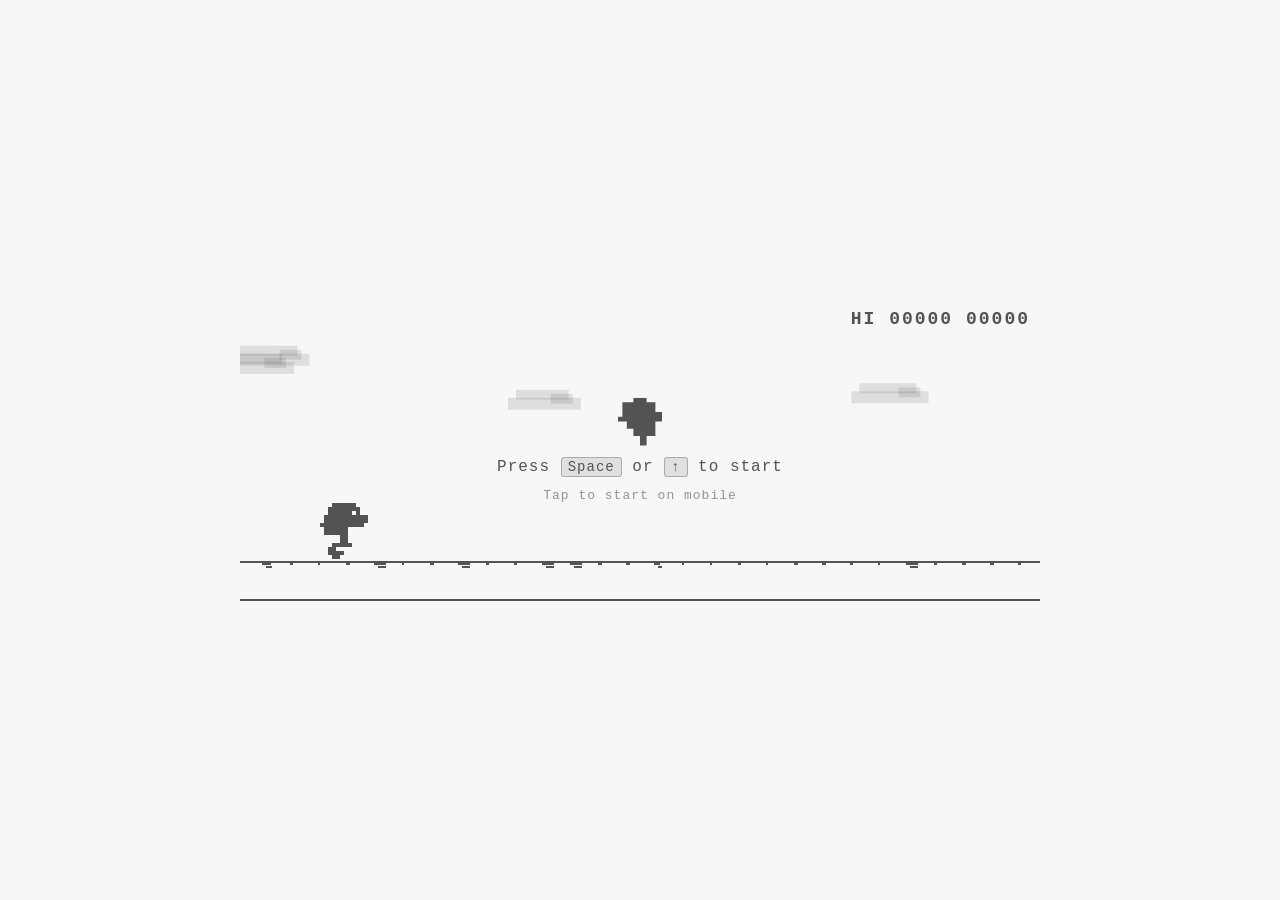
<file: side-scroll-trex/index.html>
<!DOCTYPE html>
<html lang="en">
<head>
  <meta charset="UTF-8">
  <meta name="viewport" content="width=device-width, initial-scale=1.0">
  <title>T-Rex Runner</title>
  <link rel="stylesheet" href="style.css">
</head>
<body>
  <div id="game-container">
    <canvas id="game-canvas" width="800" height="300"></canvas>
    <div id="ui-overlay">
      <div id="score-display">HI <span id="hi-score">00000</span> <span id="score">00000</span></div>
    </div>
    <div id="start-screen" class="screen">
      <div class="dino-icon"></div>
      <p>Press <kbd>Space</kbd> or <kbd>↑</kbd> to start</p>
      <p class="mobile-hint">Tap to start on mobile</p>
    </div>
    <div id="game-over-screen" class="screen hidden">
      <p class="game-over-text">G A M E  O V E R</p>
      <button id="restart-btn">Restart</button>
      <p class="restart-hint">or press <kbd>Space</kbd></p>
    </div>
  </div>
  <script src="game.js"></script>
</body>
</html>
</file>
<file: side-scroll-trex/style.css>
* {
  margin: 0;
  padding: 0;
  box-sizing: border-box;
}

body {
  background: #f7f7f7;
  display: flex;
  justify-content: center;
  align-items: center;
  height: 100vh;
  font-family: 'Courier New', monospace;
  user-select: none;
}

#game-container {
  position: relative;
  width: 800px;
}

#game-canvas {
  display: block;
  background: #f7f7f7;
  border-bottom: 2px solid #535353;
}

#ui-overlay {
  position: absolute;
  top: 10px;
  right: 10px;
  text-align: right;
}

#score-display {
  font-size: 18px;
  font-weight: bold;
  color: #535353;
  letter-spacing: 2px;
}

.screen {
  position: absolute;
  top: 0;
  left: 0;
  width: 100%;
  height: 100%;
  display: flex;
  flex-direction: column;
  justify-content: center;
  align-items: center;
  gap: 12px;
  color: #535353;
}

.screen.hidden {
  display: none;
}

.screen p {
  font-size: 16px;
  letter-spacing: 1px;
}

.mobile-hint {
  font-size: 13px !important;
  opacity: 0.6;
}

.dino-icon {
  width: 44px;
  height: 48px;
  background: #535353;
  clip-path: polygon(
    0% 40%, 10% 40%, 10% 10%, 35% 10%, 35% 0%, 65% 0%,
    65% 10%, 85% 10%, 85% 30%, 100% 30%, 100% 50%,
    85% 50%, 85% 80%, 65% 80%, 65% 100%, 50% 100%,
    50% 80%, 35% 80%, 35% 65%, 20% 65%, 20% 50%, 0% 50%
  );
}

kbd {
  background: #e0e0e0;
  border: 1px solid #aaa;
  border-radius: 3px;
  padding: 1px 6px;
  font-size: 14px;
  font-family: inherit;
}

.game-over-text {
  font-size: 22px !important;
  font-weight: bold;
  letter-spacing: 4px;
  color: #535353;
}

#restart-btn {
  padding: 8px 24px;
  font-size: 15px;
  font-family: 'Courier New', monospace;
  font-weight: bold;
  background: #535353;
  color: #f7f7f7;
  border: none;
  border-radius: 4px;
  cursor: pointer;
  letter-spacing: 2px;
}

#restart-btn:hover {
  background: #333;
}

.restart-hint {
  font-size: 13px !important;
  opacity: 0.6;
}

@media (max-width: 840px) {
  #game-container {
    width: 100vw;
  }
  #game-canvas {
    width: 100vw;
    height: auto;
  }
}
</file>
